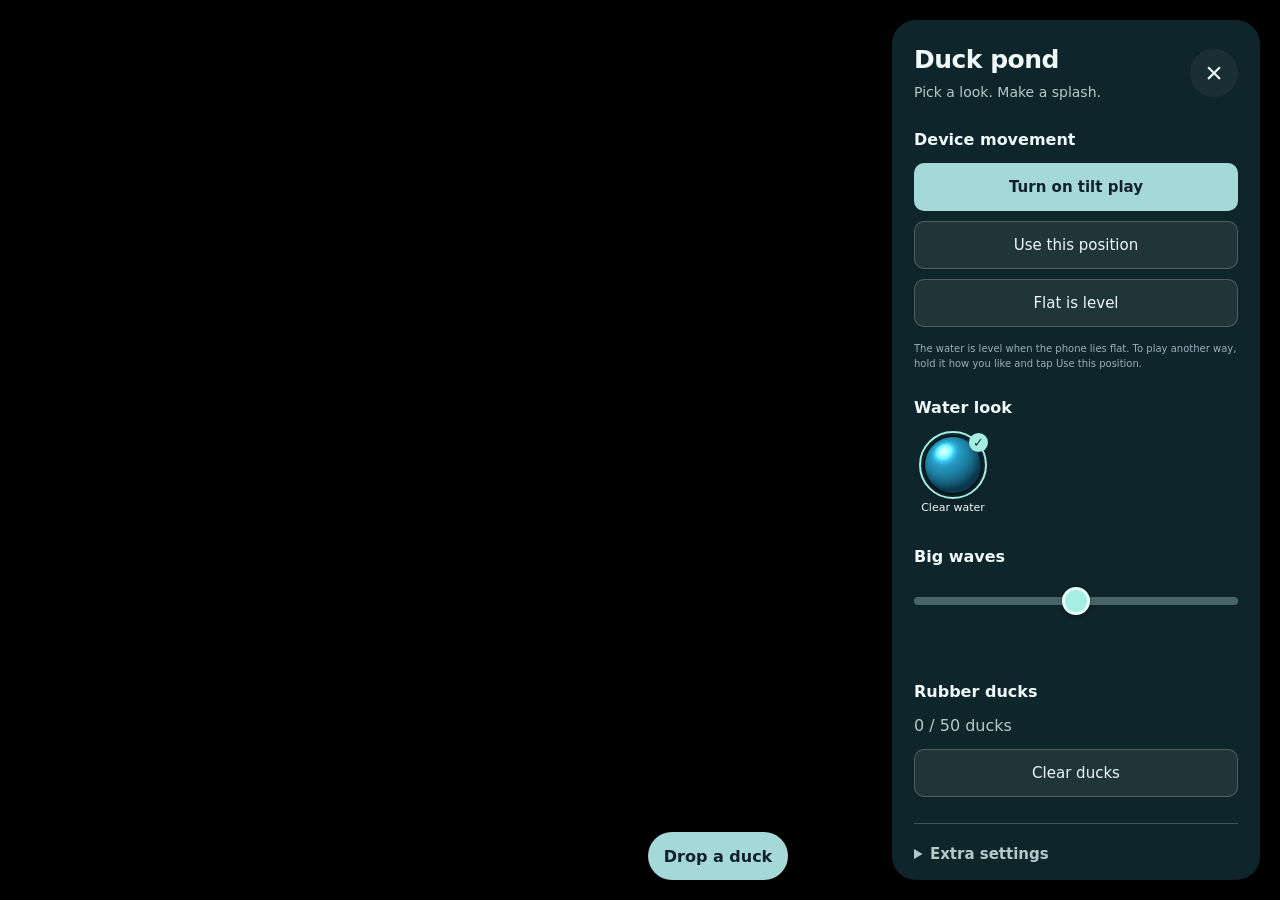
<file: index.html>
<!doctype html><html><head><meta charset="utf-8"><meta http-equiv="refresh" content="0;url=waterbox/?motion=1"><title>Duck Pond</title></head><body><a href="waterbox/?motion=1">Play Duck Pond</a></body></html>
</file>
